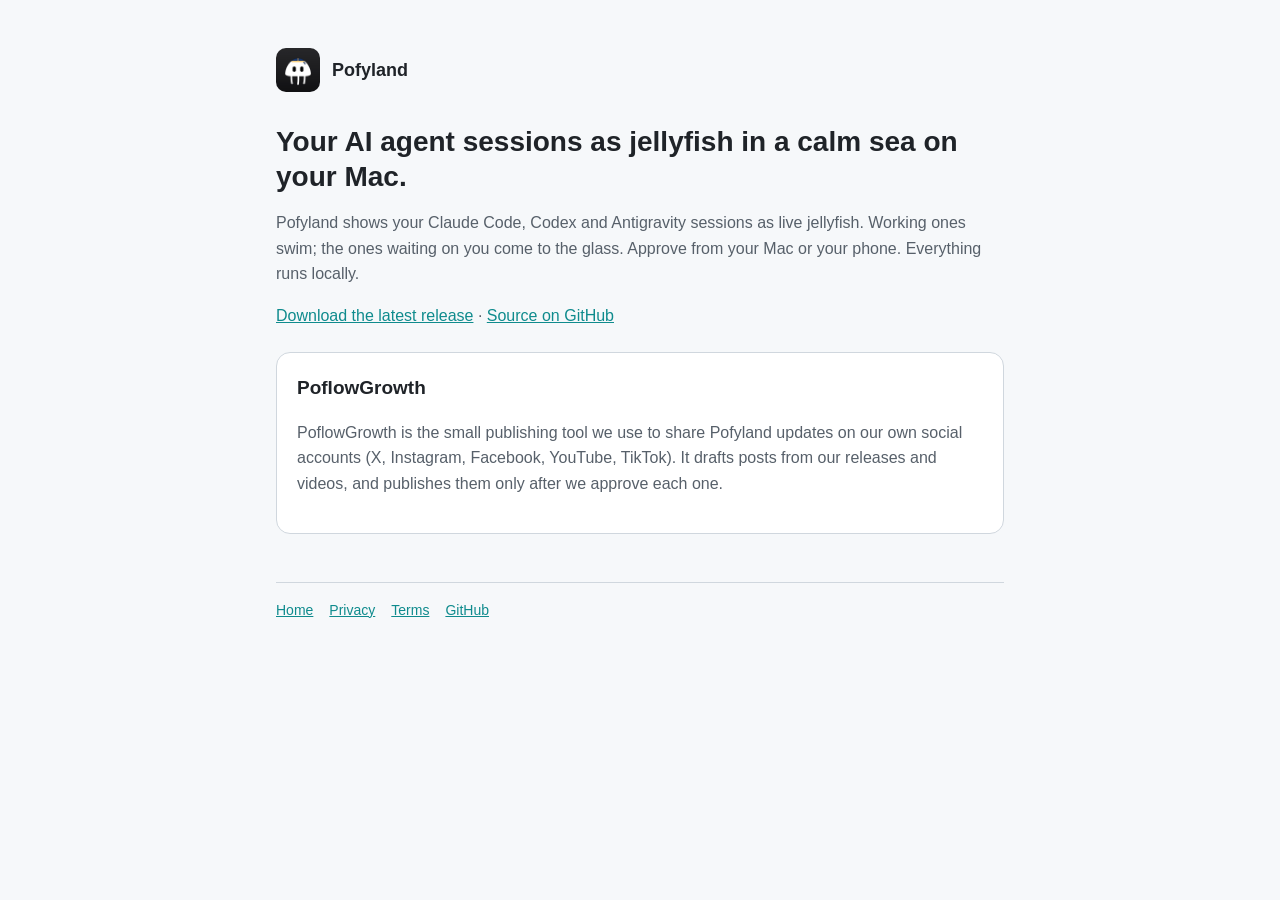
<file: index.html>
<!doctype html><html lang="en"><head><meta charset="utf-8"><meta name="viewport" content="width=device-width,initial-scale=1"><title>Pofyland</title><link rel="icon" href="icon.png"><link rel="stylesheet" href="style.css"></head><body><main>
<header><img src="icon.png" alt=""><a href="./">Pofyland</a></header>
<h1>Your AI agent sessions as jellyfish in a calm sea on your Mac.</h1>
<p>Pofyland shows your Claude Code, Codex and Antigravity sessions as live jellyfish. Working ones swim; the ones waiting on you come to the glass. Approve from your Mac or your phone. Everything runs locally.</p>
<p><a href="https://github.com/konuksev/Pofyland/releases/latest">Download the latest release</a> · <a href="https://github.com/konuksev/Pofyland">Source on GitHub</a></p>
<div class="card"><h2 style="margin-top:0">PoflowGrowth</h2><p>PoflowGrowth is the small publishing tool we use to share Pofyland updates on our own social accounts (X, Instagram, Facebook, YouTube, TikTok). It drafts posts from our releases and videos, and publishes them only after we approve each one.</p></div>
<nav><a href="./">Home</a><a href="privacy.html">Privacy</a><a href="terms.html">Terms</a><a href="https://github.com/konuksev/Pofyland">GitHub</a></nav>
</main></body></html>
</file>
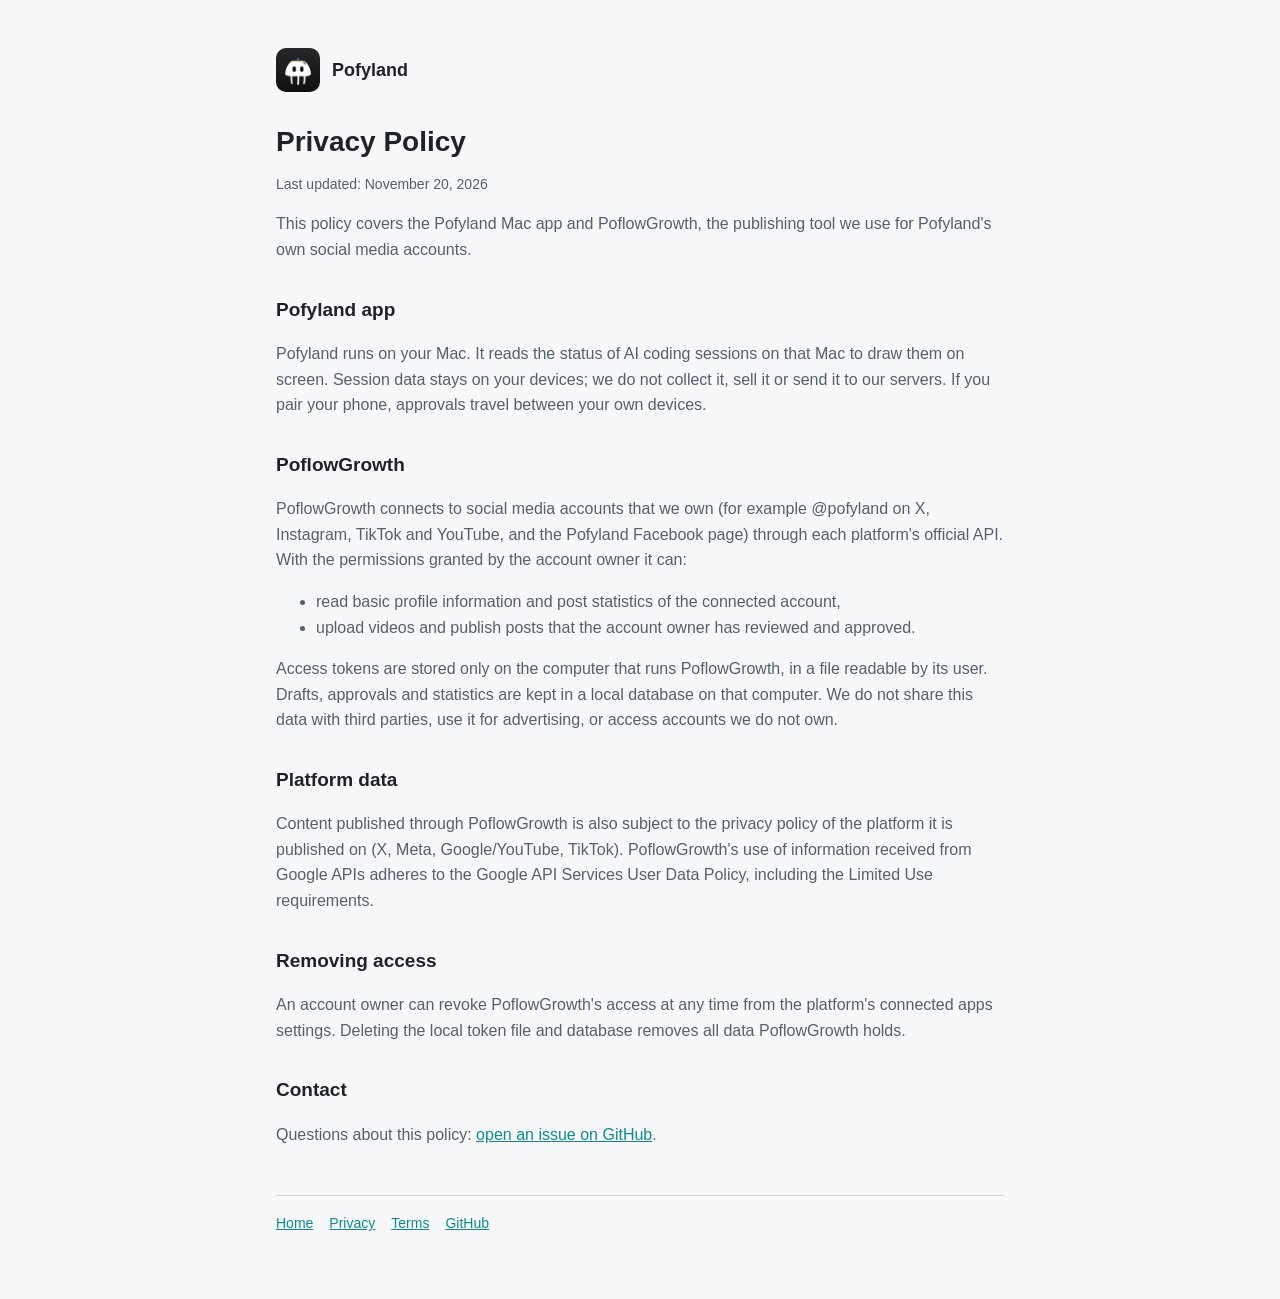
<file: privacy.html>
<!doctype html><html lang="en"><head><meta charset="utf-8"><meta name="viewport" content="width=device-width,initial-scale=1"><title>Privacy Policy</title><link rel="icon" href="icon.png"><link rel="stylesheet" href="style.css"></head><body><main>
<header><img src="icon.png" alt=""><a href="./">Pofyland</a></header>
<h1>Privacy Policy</h1><p class="updated">Last updated: November 20, 2026</p>
<p>This policy covers the Pofyland Mac app and PoflowGrowth, the publishing tool we use for Pofyland's own social media accounts.</p>
<h2>Pofyland app</h2>
<p>Pofyland runs on your Mac. It reads the status of AI coding sessions on that Mac to draw them on screen. Session data stays on your devices; we do not collect it, sell it or send it to our servers. If you pair your phone, approvals travel between your own devices.</p>
<h2>PoflowGrowth</h2>
<p>PoflowGrowth connects to social media accounts that we own (for example @pofyland on X, Instagram, TikTok and YouTube, and the Pofyland Facebook page) through each platform's official API. With the permissions granted by the account owner it can:</p>
<ul><li>read basic profile information and post statistics of the connected account,</li><li>upload videos and publish posts that the account owner has reviewed and approved.</li></ul>
<p>Access tokens are stored only on the computer that runs PoflowGrowth, in a file readable by its user. Drafts, approvals and statistics are kept in a local database on that computer. We do not share this data with third parties, use it for advertising, or access accounts we do not own.</p>
<h2>Platform data</h2>
<p>Content published through PoflowGrowth is also subject to the privacy policy of the platform it is published on (X, Meta, Google/YouTube, TikTok). PoflowGrowth's use of information received from Google APIs adheres to the Google API Services User Data Policy, including the Limited Use requirements.</p>
<h2>Removing access</h2>
<p>An account owner can revoke PoflowGrowth's access at any time from the platform's connected apps settings. Deleting the local token file and database removes all data PoflowGrowth holds.</p>
<h2>Contact</h2>
<p>Questions about this policy: <a href="https://github.com/konuksev/Pofyland/issues">open an issue on GitHub</a>.</p>
<nav><a href="./">Home</a><a href="privacy.html">Privacy</a><a href="terms.html">Terms</a><a href="https://github.com/konuksev/Pofyland">GitHub</a></nav>
</main></body></html>
</file>
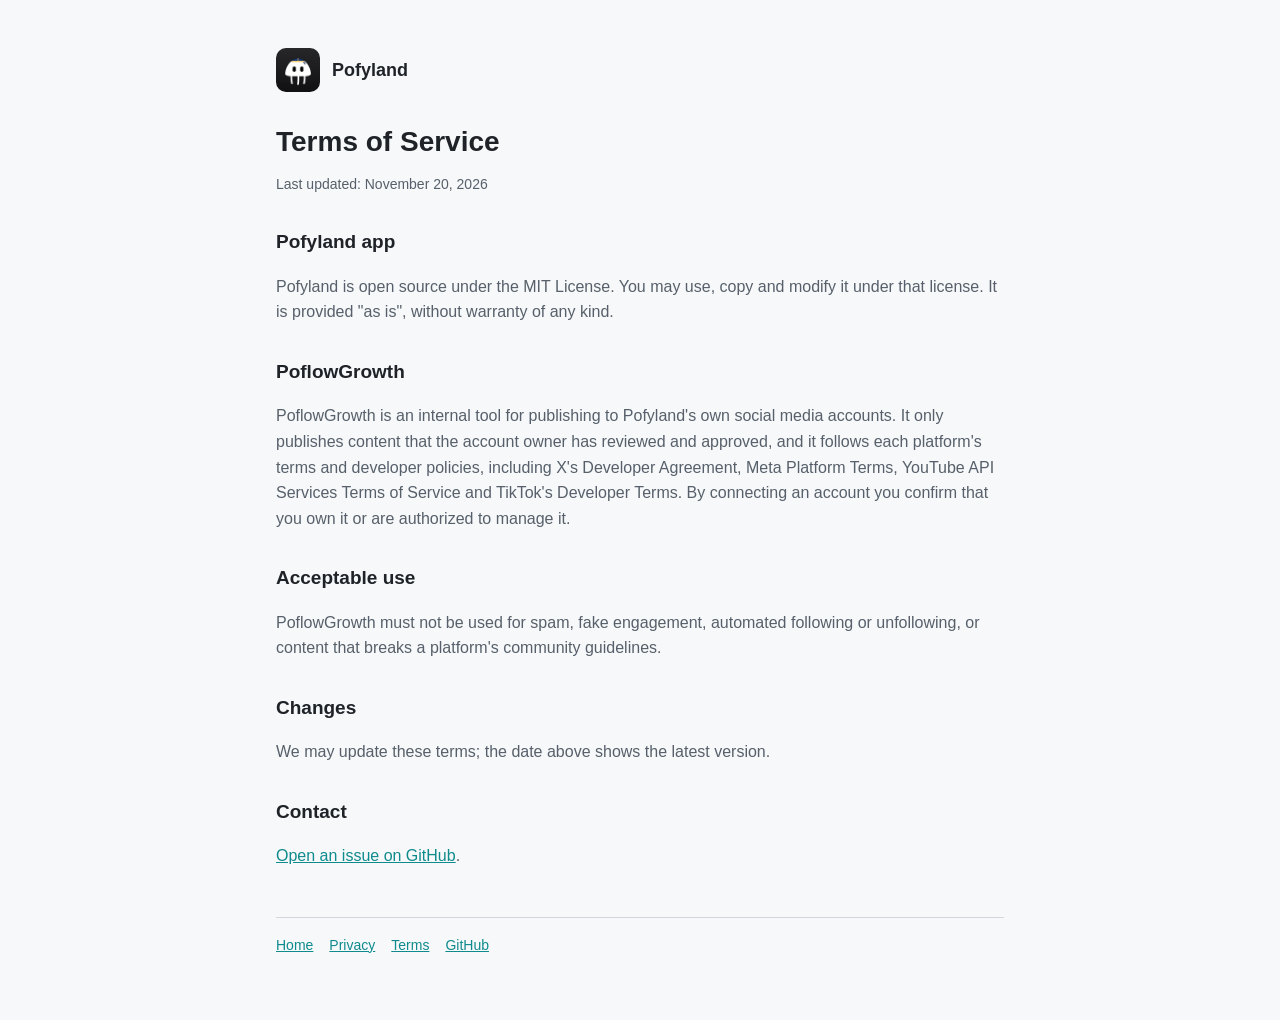
<file: terms.html>
<!doctype html><html lang="en"><head><meta charset="utf-8"><meta name="viewport" content="width=device-width,initial-scale=1"><title>Terms of Service</title><link rel="icon" href="icon.png"><link rel="stylesheet" href="style.css"></head><body><main>
<header><img src="icon.png" alt=""><a href="./">Pofyland</a></header>
<h1>Terms of Service</h1><p class="updated">Last updated: November 20, 2026</p>
<h2>Pofyland app</h2>
<p>Pofyland is open source under the MIT License. You may use, copy and modify it under that license. It is provided "as is", without warranty of any kind.</p>
<h2>PoflowGrowth</h2>
<p>PoflowGrowth is an internal tool for publishing to Pofyland's own social media accounts. It only publishes content that the account owner has reviewed and approved, and it follows each platform's terms and developer policies, including X's Developer Agreement, Meta Platform Terms, YouTube API Services Terms of Service and TikTok's Developer Terms. By connecting an account you confirm that you own it or are authorized to manage it.</p>
<h2>Acceptable use</h2>
<p>PoflowGrowth must not be used for spam, fake engagement, automated following or unfollowing, or content that breaks a platform's community guidelines.</p>
<h2>Changes</h2>
<p>We may update these terms; the date above shows the latest version.</p>
<h2>Contact</h2>
<p><a href="https://github.com/konuksev/Pofyland/issues">Open an issue on GitHub</a>.</p>
<nav><a href="./">Home</a><a href="privacy.html">Privacy</a><a href="terms.html">Terms</a><a href="https://github.com/konuksev/Pofyland">GitHub</a></nav>
</main></body></html>
</file>
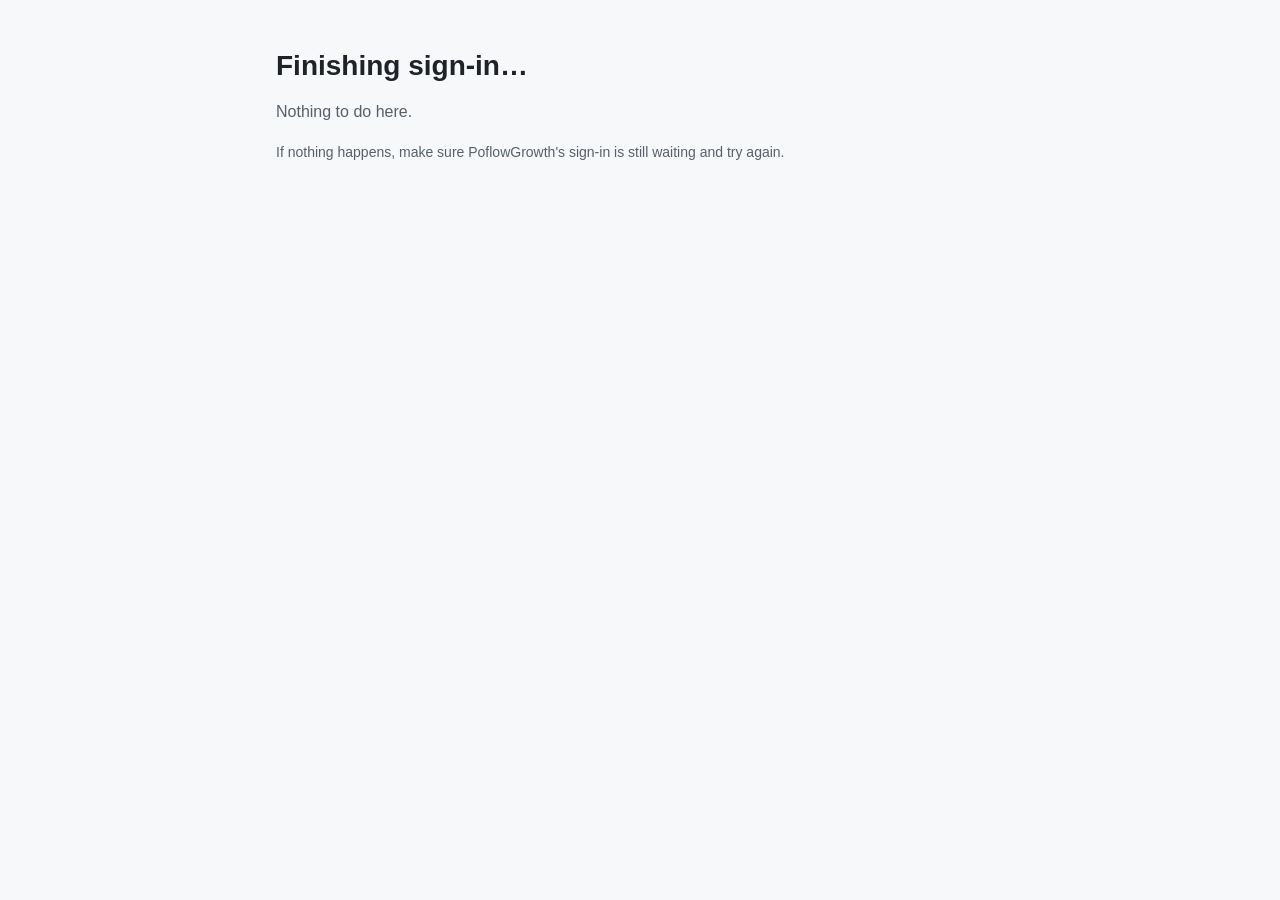
<file: oauth/callback.html>
<!doctype html><html lang="en"><head><meta charset="utf-8"><meta name="viewport" content="width=device-width,initial-scale=1"><title>PoflowGrowth sign-in</title><link rel="stylesheet" href="../style.css"></head><body><main>
<h1>Finishing sign-in…</h1><p id="msg">Returning to PoflowGrowth on this computer.</p>
<script>
// Platform giriş dönüşü: kodu bu bilgisayarda bekleyen PoflowGrowth'a (127.0.0.1) iletir. Kod tek kullanımlıktır.
(function(){var q=location.search;var p=new URLSearchParams(q);
if(!p.get("code")&&!p.get("error")){document.getElementById("msg").textContent="Nothing to do here.";return;}
var port=(p.get("state")||"").split(".")[0];if(!/^\d{4,5}$/.test(port))port="8789";
location.replace("http://127.0.0.1:"+port+"/oauth/callback"+q);})();
</script>
<p style="font-size:14px">If nothing happens, make sure PoflowGrowth's sign-in is still waiting and try again.</p>
</main></body></html>
</file>
<file: style.css>
:root{--bg:#0e1116;--card:#161b22;--text:#e6edf3;--body:#9aa7b4;--teal:#3fc1c0;--line:#263040}
@media (prefers-color-scheme: light){:root{--bg:#f6f8fa;--card:#fff;--text:#1f2328;--body:#57606a;--teal:#0f8b8d;--line:#d0d7de}}
*{box-sizing:border-box}body{margin:0;background:var(--bg);color:var(--text);font:16px/1.6 -apple-system,BlinkMacSystemFont,"Segoe UI",Roboto,sans-serif}
main{max-width:760px;margin:0 auto;padding:48px 16px 64px}header{display:flex;align-items:center;gap:12px;margin-bottom:32px}
header img{width:44px;height:44px;border-radius:10px}header a{color:var(--text);text-decoration:none;font-weight:600;font-size:18px}
h1{font-size:28px;line-height:1.25;margin:0 0 8px}h2{font-size:19px;margin:32px 0 8px}p,li{color:var(--body)}a{color:var(--teal)}
.updated{font-size:14px;color:var(--body)}nav{margin-top:48px;padding-top:16px;border-top:1px solid var(--line);font-size:14px;display:flex;gap:16px;flex-wrap:wrap}
.card{background:var(--card);border:1px solid var(--line);border-radius:14px;padding:20px;margin:24px 0}code{word-break:break-all}
</file>
